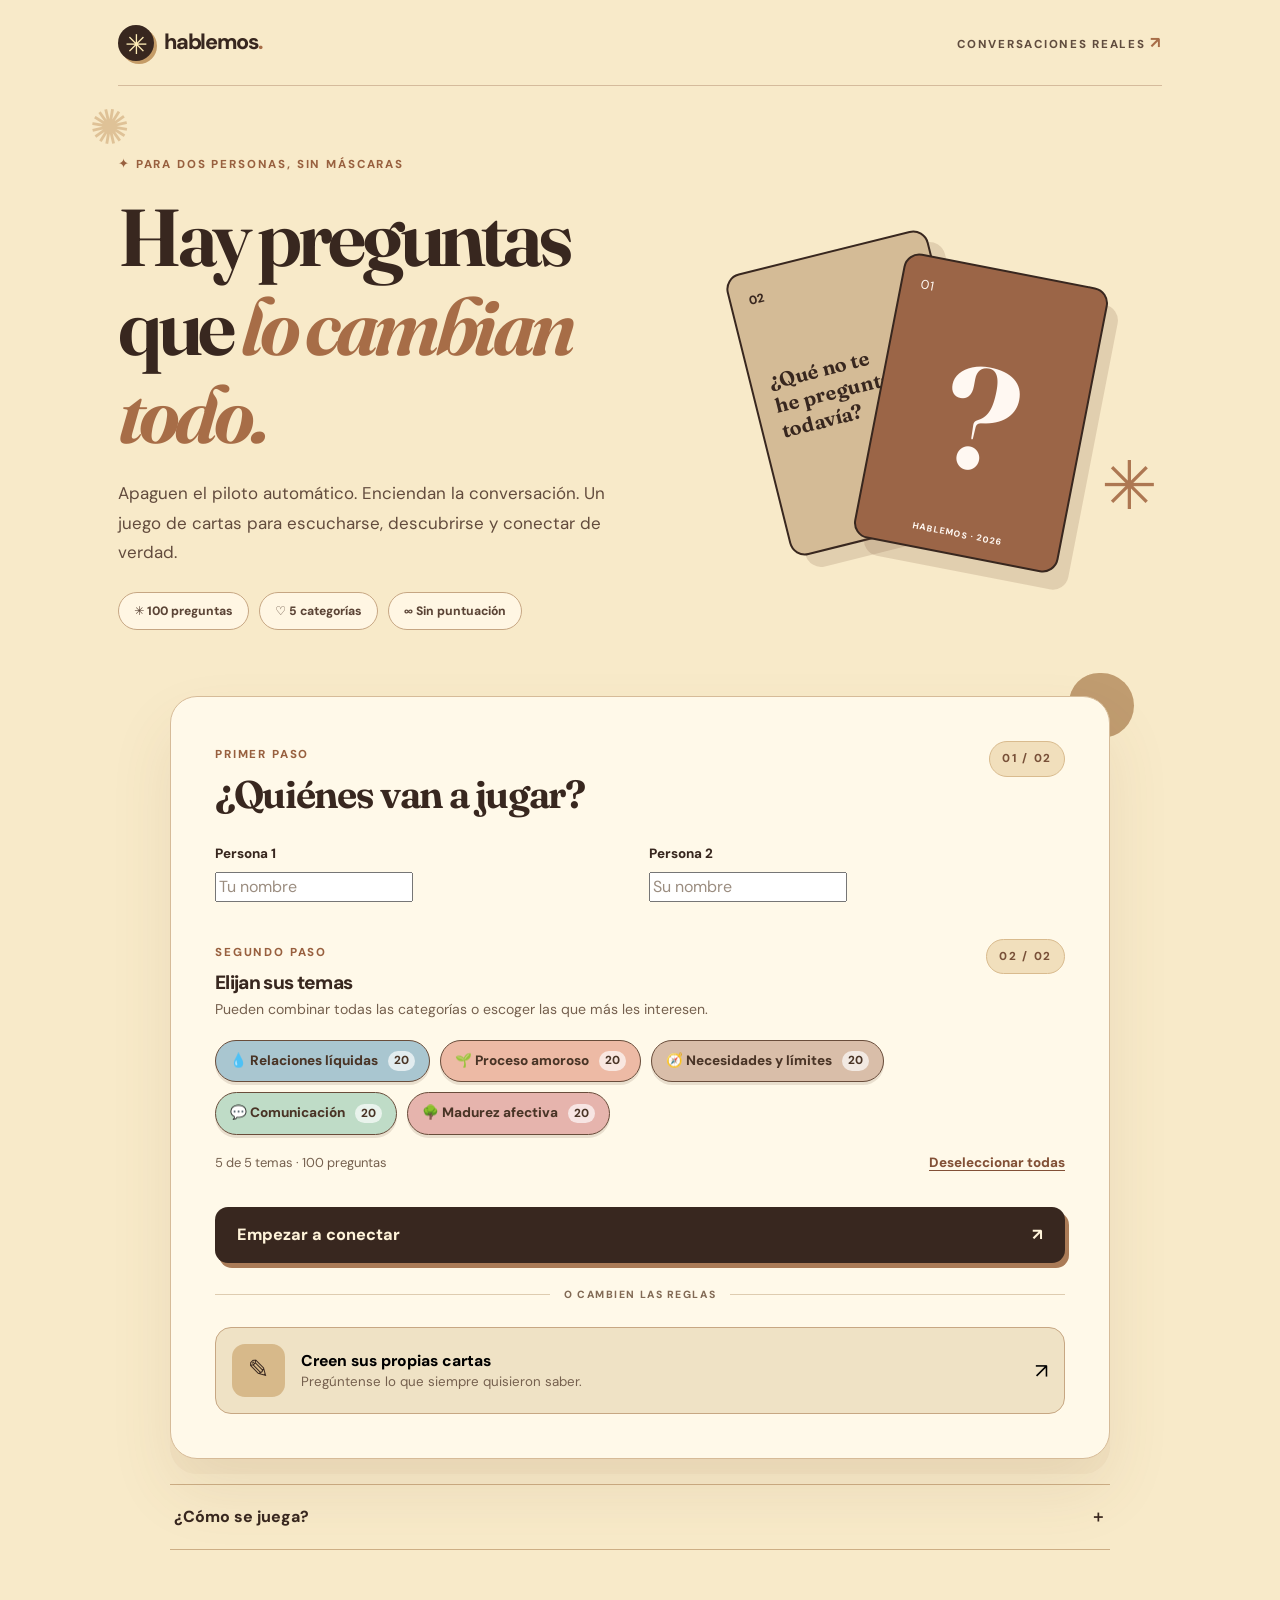
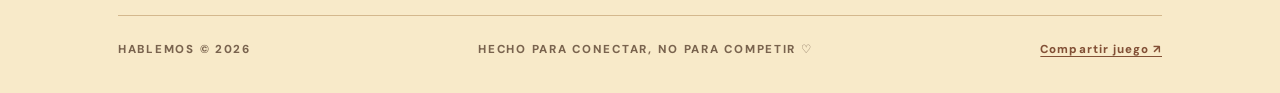
<file: index.html>
<!doctype html>
<html lang="es">
<head>
  <meta charset="UTF-8">
  <meta name="viewport" content="width=device-width, initial-scale=1">
  <meta name="theme-color" content="#f8eac9">
  <meta name="description" content="Hablemos: un juego de cartas para conversar, conectar y conocerse mejor.">
  <title>Hablemos · El juego para hablar de verdad</title>
  <link rel="preconnect" href="https://fonts.googleapis.com">
  <link rel="preconnect" href="https://fonts.gstatic.com" crossorigin>
  <link href="https://fonts.googleapis.com/css2?family=DM+Sans:wght@400;500;600;700;800&family=Fraunces:opsz,wght,SOFT@9..144,500,25;9..144,650,25;9..144,750,25&display=swap" rel="stylesheet">
  <link rel="icon" type="image/svg+xml" href="favicon.svg">
  <link rel="stylesheet" href="style.css">
</head>
<body>
  <div class="ambient ambient-one" aria-hidden="true"></div>
  <div class="ambient ambient-two" aria-hidden="true"></div>
  <main id="app" class="shell">
    <header class="brand-bar">
      <a class="brand" href="#inicio" id="brand-home" aria-label="Hablemos, ir al inicio"><span class="brand-mark">✳</span><span>hablemos<span class="brand-dot">.</span></span></a>
      <span class="brand-suffix">CONVERSACIONES REALES <span aria-hidden="true">↗</span></span>
    </header>

    <section id="screen-home" class="screen active" aria-labelledby="home-title">
      <div class="hero">
        <div class="hero-copy">
          <span class="eyebrow"><span class="sparkle" aria-hidden="true">✦</span> PARA DOS PERSONAS, SIN MÁSCARAS</span>
          <h1 id="home-title">Hay preguntas que <em>lo cambian todo.</em></h1>
          <p class="lead">Apaguen el piloto automático. Enciendan la conversación. Un juego de cartas para escucharse, descubrirse y conectar de verdad.</p>
          <div class="hero-facts" aria-label="Detalles del juego">
            <span>✳ 100 preguntas</span><span>♡ 5 categorías</span><span>∞ Sin puntuación</span>
          </div>
        </div>
        <div class="hero-art" aria-hidden="true">
          <div class="deco-card deco-left"><span>02</span><b>¿Qué no te<br>he preguntado<br>todavía?</b><i>♡</i></div>
          <div class="deco-card deco-right"><span>01</span><strong>?</strong><small>HABLEMOS · 2026</small></div>
          <span class="art-flower">✳</span>
        </div>
      </div>

      <div class="panel start-panel">
        <div class="panel-header"><div><span class="eyebrow">PRIMER PASO</span><h2>¿Quiénes van a jugar?</h2></div><span class="step-tag">01 / 02</span></div>
        <div class="names">
          <label class="field" for="name1"><span>Persona 1</span><input id="name1" name="name1" maxlength="20" autocomplete="off" placeholder="Tu nombre"></label>
          <label class="field" for="name2"><span>Persona 2</span><input id="name2" name="name2" maxlength="20" autocomplete="off" placeholder="Su nombre"></label>
        </div>
        <div class="subheading"><div><span class="eyebrow">SEGUNDO PASO</span><h3>Elijan sus temas</h3></div><span class="step-tag">02 / 02</span></div>
        <p class="helper">Pueden combinar todas las categorías o escoger las que más les interesen.</p>
        <div id="cat-list" class="chips" role="group" aria-label="Categorías de preguntas"></div>
        <div class="selection-row"><span id="selection-summary" aria-live="polite"></span><button id="btn-toggle-all" class="text-button" type="button">Deseleccionar todas</button></div>
        <p id="home-msg" class="msg" role="alert"></p>
        <button id="btn-start" class="primary big" type="button">Empezar a conectar <span aria-hidden="true">↗</span></button>
        <div class="divider"><span>O CAMBIEN LAS REGLAS</span></div>
        <button id="btn-custom" class="custom-option" type="button"><span class="custom-icon" aria-hidden="true">✎</span><span><strong>Creen sus propias cartas</strong><small>Pregúntense lo que siempre quisieron saber.</small></span><span class="custom-arrow" aria-hidden="true">↗</span></button>
      </div>
      <details class="how-to"><summary>¿Cómo se juega? <span aria-hidden="true">＋</span></summary><div><p>Una persona lee la pregunta y la otra responde con honestidad. En cada carta intercambian los roles.</p><p>Si una pregunta resulta incómoda, pueden pulsar <strong>Pasar</strong> y hacer un reto sencillo en su lugar. Nadie está obligado a compartir algo que no quiera.</p><p>En el modo personalizado, una persona escribe una pregunta, entrega el celular y la otra responde.</p></div></details>
    </section>

    <section id="screen-write" class="screen compact-screen" aria-labelledby="write-title">
      <div class="game-top"><button id="btn-write-back" class="ghost" type="button">← Volver al inicio</button><span id="write-round" class="small-pill"></span></div>
      <div class="center-intro"><span class="eyebrow">MODO PERSONALIZADO</span><h2 id="write-title"></h2><p id="write-sub" class="lead"></p></div>
      <div class="panel"><label class="field" for="write-text"><span>Tu pregunta</span></label><textarea id="write-text" maxlength="220" rows="5" placeholder="¿Qué te gustaría preguntarle?" aria-describedby="write-count write-msg"></textarea><div class="write-meta"><span>Haz una pregunta abierta, sin respuestas correctas.</span><span id="write-count">0 / 220</span></div><p id="write-msg" class="msg" role="alert"></p><button id="btn-write-done" class="primary big" type="button">Entregar la carta ↗</button></div>
    </section>

    <section id="screen-game" class="screen compact-screen" aria-labelledby="turn">
      <div class="game-top"><button id="btn-end" class="ghost" type="button">← Terminar partida</button><span id="progress" class="small-pill"></span></div>
      <div class="progress-track" role="progressbar" aria-label="Progreso del juego" aria-valuemin="0" aria-valuemax="100" aria-valuenow="0" id="progress-track"><div id="progress-fill"></div></div>
      <div class="center-intro game-intro"><span class="eyebrow" id="game-eyebrow">UNA PREGUNTA A LA VEZ</span><h2 id="turn"></h2><p id="game-hint" class="helper" aria-live="polite">Toca la carta para descubrir la pregunta.</p></div>
      <div id="card" class="card" role="button" tabindex="0" aria-label="Revelar carta" aria-pressed="false"><div class="card-inner"><div class="card-face card-back"><div class="card-back-head"><span>hablemos</span><span>✳</span></div><span class="card-question" aria-hidden="true">?</span><span class="card-back-foot">TOCA PARA DESCUBRIR</span></div><div class="card-face card-front"><span id="card-cat" class="badge"></span><p id="card-text"></p><span class="card-front-foot">HABLEMOS · CONVERSEM DE VERDAD</span></div></div></div>
      <div class="actions"><button id="btn-skip" class="secondary" type="button" disabled>Pasar → reto</button><button id="btn-next" class="primary" type="button" disabled>Siguiente carta ↗</button></div>
      <p class="game-footnote">No hay respuestas perfectas. Solo conversaciones reales. ♡</p>
    </section>

    <section id="screen-end" class="screen compact-screen" aria-labelledby="end-title"><div class="finish-star" aria-hidden="true">✳</div><div class="center-intro"><span class="eyebrow">LO IMPORTANTE FUE ESCUCHARSE</span><h2 id="end-title" class="end-title">Las buenas conversaciones no terminan aquí.</h2><p id="end-stats" class="lead"></p></div><div class="panel end-panel"><p>Gracias por abrir un espacio para conocerse mejor. Recuerden: pueden volver a jugar con otras preguntas cuando quieran.</p><button id="btn-again" class="primary big" type="button">Jugar otra ronda ↗</button><button id="btn-restart" class="ghost wide" type="button">Volver al inicio</button></div></section>
    <footer class="site-footer"><span>HABLEMOS © 2026</span><span>HECHO PARA CONECTAR, NO PARA COMPETIR ♡</span><button type="button" id="btn-share" class="text-button">Compartir juego ↗</button></footer>
    <p id="share-status" class="sr-only" role="status" aria-live="polite"></p>
  </main>
  <script src="cards.js"></script>
  <script src="app.js"></script>
</body>
</html>
</file>
<file: style.css>
:root {
  --paper: #faf5ec;
  --paper-soft: #fffaf3;
  --ink: #29241f;
  --muted: #70665d;
  --terracotta: #c66e59;
  --terracotta-dark: #ab5848;
  --sage: #c9ddcc;
  --line: #e7dcd0;
  --round: 24px;
  --shadow: 0 22px 54px rgba(69,44,34,.07);
}
* { box-sizing: border-box; }
html { scroll-behavior: smooth; }
body { margin: 0; min-height: 100vh; background: var(--paper); color: var(--ink); font-family: 'DM Sans', system-ui, sans-serif; line-height: 1.5; overflow-x: hidden; }
button, input, textarea { font: inherit; }
button { cursor: pointer; }
a { color: inherit; }
button:disabled { cursor: not-allowed; opacity: .47; }
button:focus-visible, input:focus-visible, textarea:focus-visible, summary:focus-visible, a:focus-visible, .card:focus-visible { outline: 3px solid var(--terracotta); outline-offset: 4px; }
::selection { background: #e7b5a5; }
.shell { width: min(1100px, 100%); padding: 0 28px; margin: 0 auto; position: relative; }
.ambient { position: fixed; border-radius: 50%; filter: blur(5px); pointer-events: none; z-index: -1; }
.ambient-one { width: 440px; height: 440px; top: -230px; right: -130px; background: #f3e3d8; }
.ambient-two { width: 390px; height: 390px; bottom: -200px; left: -230px; background: #e8ebda; }
.brand-bar { min-height: 94px; display: flex; align-items: center; justify-content: space-between; gap: 20px; border-bottom: 1px solid var(--line); }
.brand { display: inline-flex; align-items: center; gap: 10px; text-decoration: none; font-size: 1.28rem; font-weight: 800; letter-spacing: -.055em; }
.brand-mark { display: grid; place-items: center; height: 36px; width: 36px; border-radius: 50%; background: var(--terracotta); color: #fff; font-size: 1.7rem; font-weight: 500; }
.brand-dot { color: var(--terracotta); }
.brand-suffix, .eyebrow, .step-tag, .small-pill, .site-footer, .card-back-foot, .card-front-foot { font-size: .72rem; letter-spacing: .15em; font-weight: 800; }
.brand-suffix { color: var(--muted); }
.brand-suffix span { color: var(--terracotta); font-size: 1rem; }
.screen { display: none; }
.screen.active { display: block; animation: enter .4s ease both; }
@keyframes enter { from { opacity: 0; transform: translateY(10px); } to { opacity: 1; transform: none; } }
.hero { display: grid; grid-template-columns: 1.08fr .92fr; align-items: center; gap: 28px; min-height: 445px; padding: 54px 0 42px; }
.eyebrow { color: var(--terracotta-dark); }
.sparkle { font-size: 1.15em; }
h1,h2,h3,p { margin-top: 0; }
h1,h2,h3 { letter-spacing: -.035em; }
h1,h2 { font-family: 'Fraunces', Georgia, serif; line-height: 1.1; }
h1 { max-width: 620px; font-size: clamp(3.2rem, 5.7vw, 5.5rem); font-weight: 650; margin: 18px 0 20px; }
h1 em { color: var(--terracotta); font-weight: inherit; }
h2 { font-size: clamp(1.75rem, 3vw, 2.5rem); margin: 8px 0 10px; font-weight: 650; }
h3 { font-size: 1.2rem; font-weight: 800; margin: 6px 0 0; }
.lead { color: var(--muted); font-size: 1.03rem; line-height: 1.75; }
.hero-copy .lead { max-width: 550px; }
.hero-facts { display: flex; flex-wrap: wrap; gap: 10px; margin-top: 24px; }
.hero-facts span { display: inline-flex; gap: 8px; align-items: center; border: 1px solid #e6d7c9; background: #fffaf6; padding: 8px 12px; border-radius: 99px; font-size: .76rem; font-weight: 800; color: #665449; }
.hero-art { position: relative; min-height: 340px; perspective: 950px; }
.deco-card { position: absolute; height: 290px; width: 208px; border: 2px solid #392b25; border-radius: 16px; box-shadow: 12px 13px 0 rgba(62,36,29,.14); display: flex; flex-direction: column; padding: 18px; }
.deco-left { background: #c8dfcf; left: 13%; top: 8%; transform: rotate(-14deg); }
.deco-left span { font-size: .76rem; font-weight: 800; }
.deco-left b { margin: auto 0; font: 650 1.25rem/1.25 'Fraunces',serif; }
.deco-left i { font-style: normal; font-size: 1.4rem; align-self: flex-end; }
.deco-right { background: var(--terracotta); color: #fff8f2; left: 39%; top: 14%; transform: rotate(11deg); }
.deco-right span { font-size: .8rem; }
.deco-right strong { text-align: center; font: 650 9rem/1.55 'Fraunces',serif; }
.deco-right small { align-self: center; font-weight: 800; font-size: .55rem; letter-spacing: .12em; }
.art-flower { position: absolute; color: #d6a26a; font-size: 4.2rem; right: 1%; bottom: 7%; }
.panel { border: 1px solid #e7d8cb; border-radius: var(--round); background: var(--paper-soft); box-shadow: var(--shadow); padding: clamp(22px, 4.3vw, 44px); }
.start-panel { max-width: 940px; margin: 12px auto 0; }
.panel-header, .subheading { display: flex; justify-content: space-between; align-items: flex-start; gap: 15px; }
.step-tag { border-radius: 50px; border: 1px solid var(--line); background: #fff; padding: 8px 12px; color: var(--muted); white-space: nowrap; }
.names { display: grid; grid-template-columns: 1fr 1fr; gap: 18px; margin: 18px 0 37px; }
.field { display: block; }
.field > span { display: block; font-size: .84rem; font-weight: 800; margin-bottom: 8px; }
input[type='text'], textarea { width: 100%; color: var(--ink); background: #fff; border: 1.5px solid #d9cabe; border-radius: 13px; padding: 14px 16px; font-size: 1rem; transition: border-color .2s,box-shadow .2s; }
input[type='text']:focus, textarea:focus { border-color: var(--terracotta); box-shadow: 0 0 0 4px #c66e591d; outline: none; }
input::placeholder,textarea::placeholder { color: #9b8d80; }
.helper { font-size: .88rem; color: var(--muted); line-height: 1.6; }
.chips { display: flex; flex-wrap: wrap; gap: 10px; margin: 20px 0 15px; }
.chip { position: relative; cursor: pointer; }
.chip input { position: absolute; opacity: 0; inset: 0; width: 100%; height: 100%; cursor: pointer; }
.chip span { display: inline-flex; align-items: center; gap: 10px; border: 1.5px solid #e3d5c9; border-radius: 99px; padding: 10px 14px; background: #fff; font-size: .85rem; font-weight: 800; transition: transform .16s, background .16s, border-color .16s; }
.chip:hover span { transform: translateY(-2px); }
.chip input:checked + span { background: var(--c); border-color: #9b8275; }
.chip input:focus-visible + span { outline: 3px solid var(--terracotta); outline-offset: 3px; }
.chip small { border-radius: 50px; background: #ffffffa8; padding: 1px 6px; font-size: .73rem; }
.selection-row { display: flex; flex-wrap: wrap; justify-content: space-between; gap: 8px; padding: 3px 0 11px; font-size: .81rem; color: var(--muted); }
.text-button { border: none; background: none; color: var(--terracotta-dark); text-decoration: underline; text-underline-offset: 3px; font-size: .84rem; padding: 0; font-weight: 800; }
.msg { color: #a0392e; min-height: 1em; margin: 3px 0 6px; font-size: .86rem; font-weight: 700; }
.primary,.secondary { border: 0; border-radius: 13px; padding: 14px 18px; font-weight: 800; transition: transform .14s, background .14s, box-shadow .14s; }
.primary { background: var(--terracotta); color: #fff; }
.primary:not(:disabled):hover { background: var(--terracotta-dark); box-shadow: 0 8px 20px rgba(175,92,73,.23); transform: translateY(-2px); }
.secondary { background: #e9e5db; color: #3f372f; }
.secondary:not(:disabled):hover { background: #dad1c5; }
.big { width: 100%; padding: 16px 22px; font-size: 1.02rem; display: flex; align-items: center; justify-content: space-between; }
.divider { margin: 24px 0; text-align: center; display: flex; align-items: center; gap: 14px; color: #9c8e80; font-weight: 800; letter-spacing: .15em; font-size: .65rem; }
.divider:before,.divider:after { content: ''; height: 1px; background: var(--line); flex: 1; }
.custom-option { display: flex; gap: 16px; align-items: center; width: 100%; text-align: left; border-radius: 16px; background: #e4efe4; border: 1px solid #c7d6c7; padding: 16px; }
.custom-option:hover { background: #d8e8d9; }
.custom-icon { display: grid; place-items: center; width: 53px; height: 53px; flex-shrink: 0; border-radius: 13px; background: #c3dcc8; font-size: 1.6rem; }
.custom-option strong { display: block; font-weight: 800; font-size: .98rem; }
.custom-option small { display: block; color: var(--muted); line-height: 1.5; }
.custom-arrow { margin-left: auto; font-size: 1.3rem; }
.how-to { width: min(940px, 100%); margin: 25px auto 65px; border-top: 1px solid var(--line); border-bottom: 1px solid var(--line); }
.how-to summary { cursor: pointer; list-style: none; display: flex; justify-content: space-between; align-items: center; padding: 20px 4px; font-weight: 800; }
.how-to summary::-webkit-details-marker { display: none; }
.how-to > div { max-width: 700px; color: var(--muted); font-size: .92rem; }
.how-to[open] summary span { transform: rotate(45deg); }
.site-footer { display: flex; justify-content: space-between; flex-wrap: wrap; gap: 16px; align-items: center; border-top: 1px solid var(--line); padding: 25px 0 35px; color: #897b6f; }
.site-footer .text-button { font-size: .72rem; letter-spacing: .09em; }
.compact-screen { max-width: 610px; margin: 0 auto; padding: 27px 0 65px; min-height: min(770px, 90vh); }
.game-top { display: flex; justify-content: space-between; align-items: center; gap: 12px; }
.ghost { background: transparent; border: none; color: var(--muted); font-weight: 800; padding: 9px 0; }
.ghost:hover { color: var(--terracotta-dark); }
.small-pill { display: inline-block; color: var(--terracotta-dark); background: #f8e4d9; padding: 10px 14px; border-radius: 99px; font-size: .73rem; }
.progress-track { margin-top: 22px; height: 6px; background: #e8dfd6; border-radius: 99px; overflow: hidden; }
#progress-fill { height: 100%; width: 0%; background: var(--terracotta); border-radius: inherit; transition: width .3s; }
.center-intro { margin: 38px auto 26px; text-align: center; }
.center-intro h2 { font-size: clamp(2rem, 5vw, 2.85rem); }
.game-intro { margin: 28px auto 17px; }
.game-intro h2 { font-size: clamp(1.35rem, 4vw, 1.75rem); line-height: 1.3; margin: 8px 0; }
#game-hint { margin: 0; }
textarea { min-height: 160px; resize: vertical; }
.write-meta { display: flex; justify-content: space-between; gap: 12px; color: var(--muted); font-size: .78rem; margin: 10px 0 15px; }
.write-meta span:last-child { white-space: nowrap; }
.card { width: min(100%, 336px); aspect-ratio: 3/4; margin: 0 auto 26px; perspective: 1200px; cursor: pointer; outline-offset: 8px; }
.card-inner { width: 100%; height: 100%; position: relative; transform-style: preserve-3d; transition: transform .58s cubic-bezier(.2,.7,.1,1); }
.card.flipped .card-inner { transform: rotateY(180deg); }
.card-face { position: absolute; inset: 0; display: flex; flex-direction: column; border: 2px solid #30251f; border-radius: 19px; padding: 21px; box-shadow: 9px 10px 0 rgba(59,37,28,.18); backface-visibility: hidden; -webkit-backface-visibility: hidden; }
.card-back { background: var(--terracotta); color: #fff9f2; }
.card-back-head { display: flex; justify-content: space-between; font-size: .9rem; font-weight: 800; letter-spacing: -.04em; }
.card-back-head span:last-child { font-size: 1.7rem; font-weight: 400; }
.card-question { font: 650 clamp(8rem, 28vw, 10rem)/1 'Fraunces',serif; text-align: center; margin: auto 0; }
.card-back-foot { text-align: center; color: #fff0e0; }
.card-front { background: var(--card-color, #d4c5b0); color: #231e1b; transform: rotateY(180deg); }
.badge { align-self: flex-start; border: 1px solid #2c24212b; border-radius: 50px; padding: 7px 11px; background: #ffffffe3; font-size: .74rem; font-weight: 800; }
#card-text { margin: auto 0; text-align: center; font: 650 clamp(1.2rem, 3.3vw, 1.5rem)/1.42 'Fraunces',Georgia,serif; overflow-wrap: anywhere; }
.card-front-foot { text-align: center; font-size: .6rem; opacity: .67; }
.actions { display: grid; grid-template-columns: 1fr 1.3fr; gap: 12px; width: min(100%, 390px); margin: 0 auto; }
.actions button[hidden] { display: none; }
.actions:has(#btn-skip[hidden]) { grid-template-columns: 1fr; }
.game-footnote { text-align: center; font-size: .8rem; color: #8c7c6e; margin: 21px 0 0; }
.finish-star { font-size: 5.2rem; text-align: center; color: var(--terracotta); margin-top: 35px; }
.end-title { font-size: clamp(2.5rem,5vw,3.2rem) !important; }
.end-panel { text-align: center; }
.end-panel p { color: var(--muted); }
.wide { width: 100%; text-align: center; margin-top: 10px; }
.sr-only { position: absolute; width: 1px; height: 1px; padding: 0; margin: -1px; border: 0; overflow: hidden; clip: rect(0 0 0 0); white-space: nowrap; }
@media (max-width: 760px) {
  .hero { grid-template-columns: 1fr; padding: 41px 0 18px; gap: 0; }
  .hero-art { min-height: 280px; max-width: 330px; width: 100%; margin: 10px auto 6px; }
  .deco-card { width: 180px; height: 252px; }
  .deco-left { left: 9%; }
  .deco-right { left: 38%; }
  .deco-right strong { font-size: 7.8rem; }
  .art-flower { right: 0; bottom: 0; }
  .brand-bar { min-height: 75px; }
  .brand-suffix { display: none; }
  h1 { font-size: clamp(3rem, 11vw, 4.8rem); }
}
@media (max-width: 520px) {
  .shell { padding: 0 17px; }
  .hero-facts { gap: 7px; }
  .hero-facts span { font-size: .68rem; padding: 7px 10px; }
  .names { grid-template-columns: 1fr; gap: 14px; margin-bottom: 27px; }
  .panel { padding: 23px 19px; border-radius: 19px; }
  .panel-header h2 { font-size: 1.65rem; }
  .step-tag { padding: 7px 9px; font-size: .62rem; }
  .actions { gap: 9px; }
  .actions button { padding: 13px 9px; font-size: .86rem; }
  .card { width: min(100%, 305px); }
  .compact-screen { padding: 19px 0 40px; min-height: 78vh; }
  .site-footer { font-size: .61rem; }
  .center-intro { margin: 26px 0 19px; }
}
@media (prefers-reduced-motion: reduce) {
  *, *::before, *::after { animation-duration: .01ms !important; transition-duration: .01ms !important; scroll-behavior: auto !important; }
}

/* ==========================================================
   APORTES DE PERSONA A · identidad visual y detalles de cartas
   Base: crema + terracota + salvia. Ajustable al Canva final.
   ========================================================== */
:root {
  --paper: #fbf6ed;
  --paper-soft: #fffdf8;
  --terracotta: #bc6756;
  --terracotta-dark: #964a3e;
  --sage: #c0dac9;
  --line: #e6d8ca;
}
.brand-mark { box-shadow: 0 3px 0 #773e342b; }
.eyebrow { letter-spacing: .16em; }
.hero-art { isolation: isolate; }
.deco-left { box-shadow: 12px 14px 0 #40372c12; }
.deco-right { box-shadow: 12px 13px 0 #40372c28; }

/* Reverso con marco doble, roseta central y textura suave.
   Se dibuja con CSS; no depende de archivos externos. */
.card-back {
  position: relative;
  isolation: isolate;
  overflow: hidden;
  background:
    radial-gradient(ellipse at 50% 49%, #da917d 0%, transparent 43%),
    radial-gradient(circle at 13% 9%, #ffffff22 0 2px, transparent 3px),
    radial-gradient(circle at 83% 89%, #ffffff24 0 2px, transparent 3px),
    linear-gradient(145deg, #bf705d, #ad594b);
  background-size: auto, 27px 27px, 31px 31px, auto;
}
.card-back::before {
  content: '';
  position: absolute;
  inset: 12px;
  border: 1px solid #ffefe0b8;
  border-radius: 12px;
  pointer-events: none;
}
.card-back::after {
  content: '✳';
  position: absolute;
  top: 50%;
  left: 50%;
  transform: translate(-50%, -49%) rotate(-16deg);
  font: 400 12rem/1 'Fraunces', Georgia, serif;
  color: #fce9d920;
  text-shadow: 0 0 1px #fff6ec1f;
  z-index: -1;
  pointer-events: none;
}
.card-back-head, .card-question, .card-back-foot { z-index: 1; }
.card-back-head { padding: 4px 3px 0; }
.card-back-foot { margin-bottom: 6px; }
.card-question { text-shadow: 0 4px 0 #7e493324; }
.card-front {
  border-color: #45352d;
  background-image: radial-gradient(circle at 80% 12%, #ffffff68, transparent 42%);
}
.card-front .badge { max-width: 100%; overflow-wrap: anywhere; }
#card-text { text-wrap: pretty; }

/* Estados, acciones táctiles y pantallas pequeñas. */
@media (hover: hover) {
  .card:not(.flipped):hover .card-inner { transform: translateY(-3px); }
  .card.flipped:hover .card-inner { transform: rotateY(180deg) translateZ(1px); }
}
@media (max-width: 370px) {
  .card { width: min(100%, 282px); }
  #card-text { font-size: 1.08rem; }
  .brand { font-size: 1.1rem; }
  .hero-facts { flex-wrap: wrap; }
}
@media (prefers-reduced-motion: reduce) {
  .card:not(.flipped):hover .card-inner { transform: none; }
  .card.flipped:hover .card-inner { transform: rotateY(180deg); }
}


/* ===== HABLEMOS · EDICIÓN CANVA / CORE II =====
   Colores de referencia: fondo amarillo claro, acentos café, beige, puntos y formas orgánicas.
   Las cartas y sus preguntas conservan su funcionamiento y su contenido.
*/
:root {
  --paper: #f8eac9; --paper-soft: #fff9e9; --ink: #38271f; --muted: #75604e;
  --terracotta: #a76d47; --terracotta-dark: #825036; --sage: #d7d2a9;
  --line: #deccb0; --round: 27px; --shadow: 0 24px 55px #714d271c;
}
html { background: var(--paper); }
body { background: #f8eac9; }
body::before { content: ''; pointer-events: none; position: fixed; inset: 0; opacity: .42; z-index: -1;
  background-image: radial-gradient(#b78d69 1.35px, transparent 1.6px); background-size: 28px 28px;
  mask-image: radial-gradient(ellipse 52% 85% at 97% 25%, #000 12%, transparent 87%); }
.ambient-one { background: #e8ce9b; top: -160px; right: -140px; width: 440px; height: 510px; border-radius: 45% 55% 64% 36%; filter: blur(2px); transform: rotate(28deg); opacity: .45; }
.ambient-two { background: #c4b69b; left: -240px; bottom: -120px; filter: blur(3px); opacity: .38; }
.shell { max-width: 1180px; }
.brand-bar { min-height: 86px; border-bottom: 1.5px solid #d5bb9c; }
.brand { font-size: 1.35rem; }
.brand-mark { background: #38271f; color: #ffedb6; box-shadow: 3px 3px 0 #c59c67; }
.brand-dot { color: #a76d47; }
.brand-suffix { color: #604c3e; }
.hero { min-height: 465px; padding-top: 65px; }
.hero-copy { position: relative; z-index: 1; }
.hero-copy::before { content: '✺'; position: absolute; top: -59px; left: -28px; color: #bd8b53; font-size: 48px; opacity: .42; transform: rotate(-13deg); }
h1 { font-size: clamp(3.3rem, 6.3vw, 6.3rem); letter-spacing: -.055em; max-width: 670px; }
h1 em { color: #a76d47; }
.hero-copy .lead { color: #624b3d; max-width: 510px; font-size: 1.06rem; }
.hero-facts span { background: #fff6e3; border: 1.5px solid #c6a683; color: #5b4436; padding: 9px 15px; }
.deco-card { border-color: #38271f; box-shadow: 13px 15px 0 #7f5b4230; }
.deco-left { background: #d4bb96; }
.deco-right { background: #9b6547; }
.art-flower { color: #ad7752; }
.panel { background: #fff9e9; border: 1.5px solid #d6bb98; box-shadow: 0 15px 0 #9b65470d, 0 32px 65px #75502f19; }
.start-panel { position: relative; margin-top: 24px; }
.start-panel::after { content: ''; width: 65px; height: 65px; position: absolute; right: -25px; top: -24px; z-index: -1; background: #c09c70; border-radius: 48% 52% 52% 48%; }
.eyebrow { color: #98603f; }
.step-tag, .small-pill { background: #f1dfbc; color: #785038; border-color: #d9bb8e; }
input[type='text'], textarea { background: #fffdf7; border-color: #d6b999; }
.chip span { background: #fffdfa; border-color: #d6bb98; color: #493426; }
.chip input:checked + span { border-color: #694d3b; box-shadow: 0 3px 0 #6c493526; }
.primary { background: #38271f; color: #fff4da; box-shadow: 4px 5px 0 #aa7b57; }
.primary:not(:disabled):hover { background: #62422f; box-shadow: 4px 7px 0 #aa7b57; }
.secondary { background: #e8d3b0; color: #38271f; }
.secondary:not(:disabled):hover { background: #dfc49b; }
.custom-option { background: #efe2c5; border: 1.5px solid #c7a783; }
.custom-option:hover { background: #e9d7b5; }
.custom-icon { background: #d7b98a; color: #38271f; }
.divider { color: #826a55; }
.how-to { border-color: #cdae85; }
.how-to summary { color: #38271f; }
.site-footer { color: #79634e; border-color: #d4b88d; }
.card-back { background-color: #966348; }
.card-back::before { border-color: #fff1d0a8; }
.card-front { border-color: #523728; }
.progress-track { background: #e4c9a1; }
#progress-fill { background: #8e5f42; }
.game-footnote { color: #7b5f48; }
@media (max-width: 750px) {
 .hero { padding-top: 38px; } .hero-copy::before { display:none; }
 .start-panel::after { display:none; }
 .brand-suffix { font-size: .56rem; }
}
@media (prefers-reduced-motion: reduce) { .hero-art *, .screen.active { animation: none !important; } }
</file>
